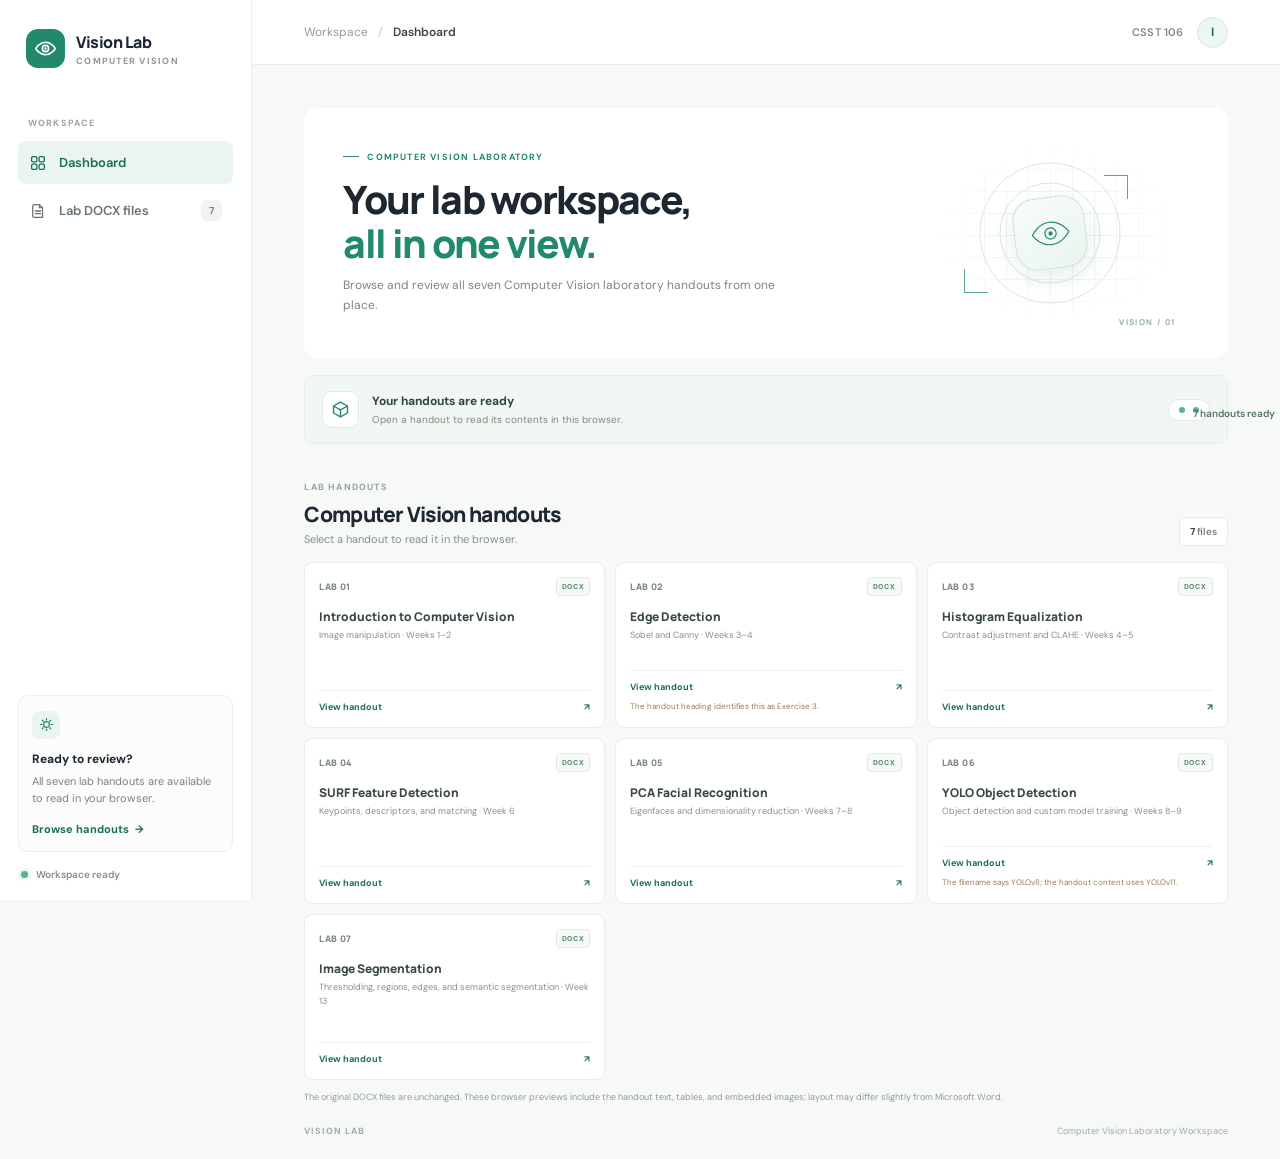
<file: index.html>
<!doctype html>
<html lang="en">
  <head>
    <meta charset="UTF-8" />
    <meta name="viewport" content="width=device-width, initial-scale=1.0" />
    <meta
      name="description"
      content="A browser-based viewer for Computer Vision laboratory handouts."
    />
    <title>Vision Lab | Computer Vision Workspace</title>
    <link rel="preconnect" href="https://fonts.googleapis.com" />
    <link rel="preconnect" href="https://fonts.gstatic.com" crossorigin />
    <link
      href="https://fonts.googleapis.com/css2?family=DM+Sans:wght@400;500;600;700&family=Manrope:wght@400;500;600;700;800&display=swap"
      rel="stylesheet"
    />
    <link rel="stylesheet" href="styles.css" />
    <script src="app.js" defer></script>
  </head>
  <body>
    <div class="app-shell">
      <aside class="sidebar" id="sidebar">
        <a class="brand" href="#dashboard" aria-label="Vision Lab home">
          <span class="brand-mark" aria-hidden="true">
            <svg viewBox="0 0 32 32" fill="none">
              <path d="M3.5 16s4.5-8 12.5-8 12.5 8 12.5 8-4.5 8-12.5 8S3.5 16 3.5 16Z" stroke="currentColor" stroke-width="2" />
              <circle cx="16" cy="16" r="4" stroke="currentColor" stroke-width="2" />
              <circle cx="16" cy="16" r="1.5" fill="currentColor" />
            </svg>
          </span>
          <span class="brand-copy">
            <strong>Vision Lab</strong>
            <span>COMPUTER VISION</span>
          </span>
        </a>

        <div class="sidebar-label">WORKSPACE</div>
        <nav class="primary-nav" aria-label="Main navigation">
          <a class="nav-link is-active" href="#dashboard" aria-current="page">
            <svg viewBox="0 0 24 24" fill="none" aria-hidden="true">
              <rect x="3.5" y="3.5" width="7" height="7" rx="1.5" stroke="currentColor" stroke-width="1.7" />
              <rect x="13.5" y="3.5" width="7" height="7" rx="1.5" stroke="currentColor" stroke-width="1.7" />
              <rect x="3.5" y="13.5" width="7" height="7" rx="1.5" stroke="currentColor" stroke-width="1.7" />
              <rect x="13.5" y="13.5" width="7" height="7" rx="1.5" stroke="currentColor" stroke-width="1.7" />
            </svg>
            Dashboard
          </a>
          <a class="nav-link" href="#lab-documents">
            <svg viewBox="0 0 24 24" fill="none" aria-hidden="true">
              <path d="M7 3.5h7l4 4v13H7a2 2 0 0 1-2-2v-13a2 2 0 0 1 2-2Z" stroke="currentColor" stroke-width="1.7" stroke-linejoin="round" />
              <path d="M14 3.5v4h4M8.5 12h7M8.5 15.5h7" stroke="currentColor" stroke-width="1.7" stroke-linecap="round" />
            </svg>
            Lab DOCX files
            <span class="nav-count">7</span>
          </a>
        </nav>

        <div class="sidebar-bottom">
          <div class="sidebar-note">
            <span class="note-icon" aria-hidden="true">
              <svg viewBox="0 0 24 24" fill="none">
                <path d="M12 3.5v2M12 18.5v2M20.5 12h-2M5.5 12h-2m14.51-6.01-1.42 1.42M7.41 16.59l-1.42 1.42m12.02 0-1.42-1.42M7.41 7.41 5.99 5.99" stroke="currentColor" stroke-width="1.7" stroke-linecap="round" />
                <circle cx="12" cy="12" r="4" stroke="currentColor" stroke-width="1.7" />
              </svg>
            </span>
            <strong>Ready to review?</strong>
            <p>All seven lab handouts are available to read in your browser.</p>
            <a href="#lab-documents">Browse handouts <span aria-hidden="true">→</span></a>
          </div>
          <div class="sidebar-foot">
            <span class="online-dot" aria-hidden="true"></span>
            Workspace ready
          </div>
        </div>
      </aside>

      <div class="main-column">
        <header class="topbar">
          <button
            class="menu-toggle"
            type="button"
            aria-label="Open navigation menu"
            aria-expanded="false"
            aria-controls="sidebar"
          >
            <svg viewBox="0 0 24 24" fill="none" aria-hidden="true">
              <path d="M4 7h16M4 12h16M4 17h16" stroke="currentColor" stroke-width="1.8" stroke-linecap="round" />
            </svg>
          </button>
          <div class="breadcrumb">
            <span id="breadcrumb-workspace">Workspace</span>
            <span class="crumb-divider">/</span>
            <strong id="current-page">Dashboard</strong>
          </div>
          <div class="topbar-right">
            <span class="topbar-course">CSST 106</span>
            <span class="avatar" aria-label="Instructor">I</span>
          </div>
        </header>

        <main id="dashboard" class="dashboard-page">
          <section class="welcome-row">
            <div>
              <div class="eyebrow"><span class="eyebrow-line"></span> COMPUTER VISION LABORATORY</div>
              <h1>Your lab workspace,<br /><span>all in one view.</span></h1>
              <p class="welcome-copy">
                Browse and review all seven Computer Vision laboratory handouts from one place.
              </p>
            </div>
            <div class="welcome-art" aria-hidden="true">
              <div class="art-orbit orbit-one"></div>
              <div class="art-orbit orbit-two"></div>
              <div class="art-grid"></div>
              <div class="focus-frame frame-one"></div>
              <div class="focus-frame frame-two"></div>
              <div class="art-center">
                <svg viewBox="0 0 96 96" fill="none">
                  <path d="M9 48s14-24 39-24 39 24 39 24S73 72 48 72 9 48 9 48Z" stroke="currentColor" stroke-width="2.5" />
                  <circle cx="48" cy="48" r="12" stroke="currentColor" stroke-width="2.5" />
                  <circle cx="48" cy="48" r="4.5" fill="currentColor" />
                </svg>
              </div>
              <span class="art-label">VISION / 01</span>
            </div>
          </section>

          <section class="workspace-banner" aria-label="Workspace status">
            <div class="banner-icon" aria-hidden="true">
              <svg viewBox="0 0 24 24" fill="none">
                <path d="M12 3.5 20 8v8l-8 4.5L4 16V8l8-4.5Z" stroke="currentColor" stroke-width="1.6" stroke-linejoin="round" />
                <path d="m4.5 8.3 7.5 4.2 7.5-4.2M12 12.5v7.6" stroke="currentColor" stroke-width="1.6" stroke-linejoin="round" />
              </svg>
            </div>
            <div class="banner-copy">
              <strong id="workspace-status-title">Your handouts are ready</strong>
              <span id="workspace-status-copy">Open a handout to read its contents in this browser.</span>
            </div>
            <span class="status-pill"><span></span><span id="workspace-status-pill">7 handouts ready</span></span>
          </section>

          <section class="documents-section" id="lab-documents">
            <div class="section-heading">
              <div>
                <div class="section-kicker">LAB HANDOUTS</div>
                <h2>Computer Vision handouts</h2>
                <p>Select a handout to read it in the browser.</p>
              </div>
              <div class="activity-total"><span>7</span> files</div>
            </div>
            <div class="documents-grid">
              <article class="document-card">
                <div class="document-card-top"><span class="document-number">LAB 01</span><span class="document-type">DOCX</span></div>
                <h3>Introduction to Computer Vision</h3>
                <p>Image manipulation · Weeks 1–2</p>
                <a class="document-download" href="activities/previews/viewer.html?file=CSST106_Lab_Experiment_01_Images.docx">
                  View handout <span aria-hidden="true">↗</span>
                </a>
              </article>
              <article class="document-card">
                <div class="document-card-top"><span class="document-number">LAB 02</span><span class="document-type">DOCX</span></div>
                <h3>Edge Detection</h3>
                <p>Sobel and Canny · Weeks 3–4</p>
                <a class="document-download" href="activities/previews/viewer.html?file=CSST106_Lab_Experiment_02_Edge_Detection.docx">
                  View handout <span aria-hidden="true">↗</span>
                </a>
                <span class="document-note">The handout heading identifies this as Exercise 3.</span>
              </article>
              <article class="document-card">
                <div class="document-card-top"><span class="document-number">LAB 03</span><span class="document-type">DOCX</span></div>
                <h3>Histogram Equalization</h3>
                <p>Contrast adjustment and CLAHE · Weeks 4–5</p>
                <a class="document-download" href="activities/previews/viewer.html?file=CSST106_Lab_Experiment_03_Histogram.docx">
                  View handout <span aria-hidden="true">↗</span>
                </a>
              </article>
              <article class="document-card">
                <div class="document-card-top"><span class="document-number">LAB 04</span><span class="document-type">DOCX</span></div>
                <h3>SURF Feature Detection</h3>
                <p>Keypoints, descriptors, and matching · Week 6</p>
                <a class="document-download" href="activities/previews/viewer.html?file=CSST106_Lab_Experiment_04_SURF_Feature_Detection.docx">
                  View handout <span aria-hidden="true">↗</span>
                </a>
              </article>
              <article class="document-card">
                <div class="document-card-top"><span class="document-number">LAB 05</span><span class="document-type">DOCX</span></div>
                <h3>PCA Facial Recognition</h3>
                <p>Eigenfaces and dimensionality reduction · Weeks 7–8</p>
                <a class="document-download" href="activities/previews/viewer.html?file=CSST106_Lab_Experiment_05_PCA_in_CV.docx">
                  View handout <span aria-hidden="true">↗</span>
                </a>
              </article>
              <article class="document-card">
                <div class="document-card-top"><span class="document-number">LAB 06</span><span class="document-type">DOCX</span></div>
                <h3>YOLO Object Detection</h3>
                <p>Object detection and custom model training · Weeks 8–9</p>
                <a class="document-download" href="activities/previews/viewer.html?file=CSST106_Lab_Experiment_06_YOLOV8_Object_Detection.docx">
                  View handout <span aria-hidden="true">↗</span>
                </a>
                <span class="document-note">The filename says YOLOv8; the handout content uses YOLOv11.</span>
              </article>
              <article class="document-card">
                <div class="document-card-top"><span class="document-number">LAB 07</span><span class="document-type">DOCX</span></div>
                <h3>Image Segmentation</h3>
                <p>Thresholding, regions, edges, and semantic segmentation · Week 13</p>
                <a class="document-download" href="activities/previews/viewer.html?file=CSST106_Lab_Experiment_07_Segmentation.docx">
                  View handout <span aria-hidden="true">↗</span>
                </a>
              </article>
            </div>
            <p class="documents-footnote">The original DOCX files are unchanged. These browser previews include the handout text, tables, and embedded images; layout may differ slightly from Microsoft Word.</p>
          </section>

          <footer class="page-footer"><span>VISION LAB</span><span>Computer Vision Laboratory Workspace</span></footer>
        </main>
      </div>
    </div>
  </body>
</html>
</file>
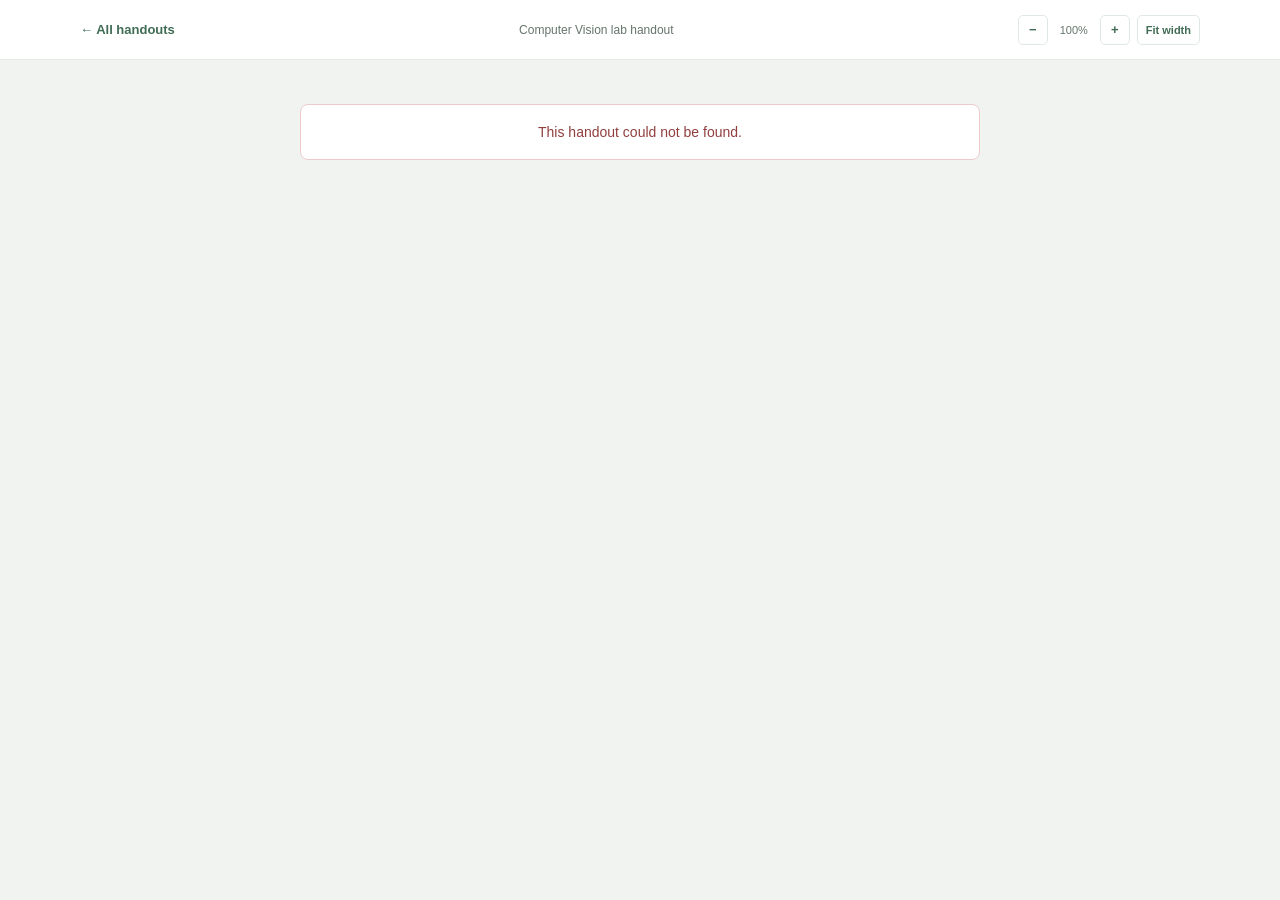
<file: activities/previews/viewer.html>
<!doctype html>
<html lang="en">
  <head>
    <meta charset="utf-8" />
    <meta name="viewport" content="width=device-width, initial-scale=1" />
    <meta name="description" content="Read the original Computer Vision DOCX handout in your browser." />
    <title>Lab handout | Vision Lab</title>
    <link rel="stylesheet" href="viewer.css" />
    <script src="vendor/jszip.min.js" defer></script>
    <script src="vendor/docx-preview.min.js" defer></script>
    <script src="docx-viewer.js" defer></script>
  </head>
  <body>
    <div id="docx-styles" hidden></div>
    <header class="viewer-bar">
      <a class="viewer-back" href="../../index.html#lab-documents">← All handouts</a>
      <span class="viewer-title" id="viewer-title">Computer Vision lab handout</span>
      <div class="viewer-actions">
        <button class="zoom-button" id="zoom-out" type="button" aria-label="Zoom out">−</button>
        <output class="zoom-level" id="zoom-level">100%</output>
        <button class="zoom-button" id="zoom-in" type="button" aria-label="Zoom in">+</button>
        <button class="fit-button" id="fit-width" type="button">Fit width</button>
        <a class="original-link" id="original-link" hidden>Open original DOCX</a>
      </div>
    </header>
    <main class="document-shell">
      <div class="viewer-status" id="viewer-status" role="status" aria-live="polite">
        Loading handout…
      </div>
      <p class="viewer-warning" id="viewer-warning" role="status" hidden></p>
      <div class="docx-container" id="docx-container"></div>
    </main>
  </body>
</html>
</file>
<file: styles.css>
:root {
  color-scheme: light;
  --ink: #1c2732;
  --muted: #78838b;
  --muted-light: #9da6ac;
  --line: #e9eeeb;
  --paper: #ffffff;
  --canvas: #f7f9f7;
  --green: #23896c;
  --green-dark: #176f56;
  --green-soft: #eaf5f0;
  --navy: #183c39;
  --font-body: "DM Sans", "Segoe UI", sans-serif;
  --font-display: "Manrope", "Segoe UI", sans-serif;
}

* {
  box-sizing: border-box;
}

html {
  min-width: 320px;
  scroll-behavior: smooth;
}

body {
  margin: 0;
  background: var(--canvas);
  color: var(--ink);
  font-family: var(--font-body);
  font-size: 14px;
  -webkit-font-smoothing: antialiased;
}

a {
  color: inherit;
  text-decoration: none;
}

button {
  font: inherit;
}

.app-shell {
  min-height: 100vh;
}

.sidebar {
  position: fixed;
  inset: 0 auto 0 0;
  z-index: 5;
  display: flex;
  width: 252px;
  flex-direction: column;
  border-right: 1px solid #e8ede9;
  background: var(--paper);
  padding: 29px 18px 18px;
}

.brand {
  display: flex;
  align-items: center;
  gap: 11px;
  padding: 0 8px;
}

.brand-mark {
  display: grid;
  width: 39px;
  height: 39px;
  place-items: center;
  border-radius: 12px;
  background: var(--green);
  color: white;
}

.brand-mark svg {
  width: 25px;
  height: 25px;
}

.brand-copy {
  display: grid;
  gap: 2px;
}

.brand-copy strong {
  font-family: var(--font-display);
  font-size: 16px;
  font-weight: 800;
  letter-spacing: -0.5px;
}

.brand-copy > span {
  color: #8a9692;
  font-size: 9px;
  font-weight: 700;
  letter-spacing: 1.25px;
}

.sidebar-label {
  margin: 49px 10px 12px;
  color: #9ba5a0;
  font-size: 9px;
  font-weight: 700;
  letter-spacing: 1.15px;
}

.primary-nav {
  display: grid;
  gap: 5px;
}

.nav-link {
  display: flex;
  min-height: 43px;
  align-items: center;
  gap: 12px;
  border-radius: 8px;
  color: #68756f;
  font-size: 13px;
  font-weight: 600;
  padding: 0 11px;
  transition: background 150ms ease, color 150ms ease;
}

.nav-link:hover {
  background: #f4f8f5;
  color: var(--green-dark);
}

.nav-link.is-active {
  background: var(--green-soft);
  color: var(--green-dark);
}

.nav-link svg {
  width: 18px;
  height: 18px;
  flex: 0 0 auto;
}

.nav-count {
  display: grid;
  width: 21px;
  height: 21px;
  place-items: center;
  margin-left: auto;
  border-radius: 6px;
  background: #f1f4f2;
  color: #79857f;
  font-size: 10px;
  font-weight: 700;
}

.activity-subnav {
  display: grid;
  gap: 3px;
  margin: 4px 0 0 22px;
}

.activity-nav-link {
  display: block;
  overflow: hidden;
  border-left: 1px solid #e4ebe6;
  color: #78847e;
  font-size: 10px;
  line-height: 1.5;
  padding: 7px 8px 7px 12px;
  text-overflow: ellipsis;
  white-space: nowrap;
}

.activity-nav-link:hover,
.activity-nav-link.is-active {
  border-left-color: var(--green);
  color: var(--green-dark);
}

.nav-link.is-active .nav-count {
  background: white;
  color: var(--green-dark);
}

.sidebar-bottom {
  margin-top: auto;
}

.sidebar-note {
  border: 1px solid #e9efeb;
  border-radius: 10px;
  background: #fbfcfb;
  padding: 15px 13px 14px;
}

.note-icon {
  display: grid;
  width: 28px;
  height: 28px;
  place-items: center;
  margin-bottom: 12px;
  border-radius: 8px;
  background: var(--green-soft);
  color: var(--green);
}

.note-icon svg {
  width: 17px;
  height: 17px;
}

.sidebar-note strong {
  display: block;
  font-size: 12px;
  font-weight: 700;
}

.sidebar-note p {
  margin: 6px 0 11px;
  color: var(--muted);
  font-size: 11px;
  line-height: 1.6;
}

.sidebar-note a {
  color: var(--green-dark);
  font-size: 11px;
  font-weight: 700;
}

.sidebar-note a span {
  margin-left: 3px;
}

.sidebar-foot {
  display: flex;
  align-items: center;
  gap: 8px;
  margin: 16px 3px 1px;
  color: #85908a;
  font-size: 10px;
  font-weight: 600;
}

.online-dot,
.status-pill > span {
  width: 7px;
  height: 7px;
  border-radius: 50%;
  background: #55b48c;
  box-shadow: 0 0 0 3px #eaf5ef;
}

.main-column {
  min-height: 100vh;
  margin-left: 252px;
}

.topbar {
  position: sticky;
  top: 0;
  z-index: 3;
  display: flex;
  height: 65px;
  align-items: center;
  justify-content: space-between;
  border-bottom: 1px solid #e9eeeb;
  background: rgb(255 255 255 / 92%);
  padding: 0 5.1%;
  backdrop-filter: blur(12px);
}

.breadcrumb {
  display: flex;
  align-items: center;
  gap: 10px;
  color: #929d97;
  font-size: 12px;
}

.breadcrumb strong {
  color: #394740;
  font-weight: 600;
}

.crumb-divider {
  color: #c4cbc6;
}

.topbar-right {
  display: flex;
  align-items: center;
  gap: 13px;
}

.topbar-course {
  color: #7d8983;
  font-size: 11px;
  font-weight: 600;
  letter-spacing: 0.2px;
}

.avatar {
  display: grid;
  width: 31px;
  height: 31px;
  place-items: center;
  border: 1px solid #d6e8df;
  border-radius: 50%;
  background: #edf6f1;
  color: var(--green-dark);
  font-size: 12px;
  font-weight: 700;
}

.menu-toggle {
  display: none;
  width: 36px;
  height: 36px;
  place-items: center;
  border: 1px solid var(--line);
  border-radius: 8px;
  background: white;
  color: var(--ink);
  cursor: pointer;
}

.menu-toggle svg {
  width: 19px;
  height: 19px;
}

main {
  width: min(1120px, 100%);
  margin: 0 auto;
  padding: 43px 5.1% 22px;
}

.welcome-row {
  position: relative;
  display: flex;
  min-height: 228px;
  align-items: center;
  justify-content: space-between;
  overflow: hidden;
  border-radius: 13px;
  background: #fff;
  padding: 29px 39px;
}

.welcome-row > div:first-child {
  position: relative;
  z-index: 1;
}

.eyebrow,
.section-kicker {
  display: flex;
  align-items: center;
  gap: 8px;
  color: var(--green);
  font-size: 9px;
  font-weight: 700;
  letter-spacing: 1.2px;
}

.eyebrow-line {
  width: 16px;
  height: 1px;
  background: var(--green);
}

h1,
h2,
p {
  margin-top: 0;
}

h1 {
  margin: 14px 0 10px;
  font-family: var(--font-display);
  font-size: clamp(29px, 3.2vw, 39px);
  font-weight: 800;
  letter-spacing: -1.7px;
  line-height: 1.13;
}

h1 span {
  color: var(--green);
}

.welcome-copy {
  max-width: 440px;
  margin-bottom: 0;
  color: #7b8781;
  font-size: 12px;
  line-height: 1.7;
}

.welcome-art {
  position: relative;
  width: 260px;
  height: 192px;
  flex: 0 0 260px;
  margin-right: 9px;
}

.art-grid {
  position: absolute;
  inset: 10px 7px 8px 20px;
  background-image: linear-gradient(#e4eee8 1px, transparent 1px), linear-gradient(90deg, #e4eee8 1px, transparent 1px);
  background-size: 22px 22px;
  mask-image: radial-gradient(ellipse at center, black 12%, transparent 76%);
}

.art-orbit {
  position: absolute;
  top: 50%;
  left: 50%;
  border: 1px solid #d5e8dd;
  border-radius: 50%;
  transform: translate(-50%, -50%);
}

.orbit-one {
  width: 141px;
  height: 141px;
}

.orbit-two {
  width: 101px;
  height: 101px;
}

.art-center {
  position: absolute;
  top: 50%;
  left: 50%;
  display: grid;
  width: 72px;
  height: 72px;
  place-items: center;
  border: 1px solid #cce2d5;
  border-radius: 22px;
  background: linear-gradient(145deg, #f8fcf9, #e9f5ee);
  box-shadow: 0 9px 24px rgb(34 102 73 / 10%);
  color: var(--green);
  transform: translate(-50%, -50%) rotate(-7deg);
}

.art-center svg {
  width: 45px;
  height: 45px;
}

.focus-frame {
  position: absolute;
  width: 24px;
  height: 24px;
  border-color: #57aa83;
  border-style: solid;
}

.frame-one {
  top: 38px;
  right: 52px;
  border-width: 1.5px 1.5px 0 0;
}

.frame-two {
  bottom: 36px;
  left: 44px;
  border-width: 0 0 1.5px 1.5px;
}

.art-label {
  position: absolute;
  right: 3px;
  bottom: 2px;
  color: #8eaa99;
  font-family: var(--font-display);
  font-size: 8px;
  font-weight: 700;
  letter-spacing: 1.4px;
}

.workspace-banner {
  display: flex;
  min-height: 69px;
  align-items: center;
  gap: 13px;
  margin-top: 17px;
  border: 1px solid #e5eee8;
  border-radius: 10px;
  background: #f1f8f3;
  padding: 12px 17px;
}

.banner-icon {
  display: grid;
  width: 37px;
  height: 37px;
  flex: 0 0 auto;
  place-items: center;
  border: 1px solid #deebe2;
  border-radius: 9px;
  background: #fff;
  color: var(--green);
}

.banner-icon svg {
  width: 21px;
  height: 21px;
}

.banner-copy {
  display: grid;
  gap: 4px;
}

.banner-copy strong {
  color: #30453b;
  font-size: 12px;
  font-weight: 700;
}

.banner-copy span {
  color: #7b8b81;
  font-size: 10px;
}

.status-pill {
  display: flex;
  align-items: center;
  gap: 8px;
  margin-left: auto;
  border: 1px solid #deebe2;
  border-radius: 20px;
  background: #fff;
  color: #547462;
  font-size: 10px;
  font-weight: 600;
  padding: 7px 10px;
  white-space: nowrap;
}

.status-pill > span {
  width: 6px;
  height: 6px;
  box-shadow: none;
}

.activities-section {
  padding-top: 41px;
  scroll-margin-top: 83px;
}

.section-heading {
  display: flex;
  align-items: end;
  justify-content: space-between;
}

.section-kicker {
  color: #96a19b;
  font-size: 9px;
}

.section-heading h2,
.getting-copy h2 {
  margin: 7px 0 4px;
  font-family: var(--font-display);
  font-size: 21px;
  font-weight: 800;
  letter-spacing: -0.65px;
}

.section-heading p {
  margin-bottom: 0;
  color: #849089;
  font-size: 11px;
}

.activity-total {
  border: 1px solid #e6ebe7;
  border-radius: 6px;
  background: #fff;
  color: #78847e;
  font-size: 10px;
  font-weight: 600;
  padding: 7px 10px;
}

.activity-total span {
  color: #394940;
  font-weight: 700;
}

.activity-list {
  margin-top: 16px;
}

.documents-section {
  padding-top: 37px;
  scroll-margin-top: 83px;
}

.documents-grid {
  display: grid;
  grid-template-columns: repeat(3, minmax(0, 1fr));
  gap: 10px;
  margin-top: 16px;
}

.document-card {
  display: flex;
  min-width: 0;
  min-height: 166px;
  flex-direction: column;
  border: 1px solid #e8ede9;
  border-radius: 9px;
  background: #fff;
  padding: 14px;
}

.document-card-top {
  display: flex;
  align-items: center;
  justify-content: space-between;
}

.document-number {
  color: #78877e;
  font-family: var(--font-display);
  font-size: 9px;
  font-weight: 800;
  letter-spacing: 0.4px;
}

.document-type {
  border: 1px solid #e0ebe4;
  border-radius: 4px;
  background: #f5faf6;
  color: #55816a;
  font-size: 7px;
  font-weight: 700;
  letter-spacing: 0.7px;
  padding: 4px 5px;
}

.document-card h3 {
  margin: 12px 0 4px;
  color: #394940;
  font-family: var(--font-display);
  font-size: 12px;
  font-weight: 800;
  line-height: 1.45;
}

.document-card > p {
  margin: 0 0 10px;
  color: #849089;
  font-size: 9px;
  line-height: 1.5;
}

.document-download {
  display: flex;
  align-items: center;
  justify-content: space-between;
  margin-top: auto;
  border-top: 1px solid #edf1ee;
  color: var(--green-dark);
  font-size: 9px;
  font-weight: 700;
  padding-top: 10px;
}

.document-download:hover {
  color: #105941;
}

.document-note {
  margin-top: 8px;
  color: #987b50;
  font-size: 8px;
  line-height: 1.45;
}

.documents-footnote {
  margin: 10px 0 0;
  color: #909b94;
  font-size: 9px;
  line-height: 1.6;
}

.empty-state {
  display: grid;
  min-height: 193px;
  place-items: center;
  border: 1px dashed #dce5df;
  border-radius: 10px;
  background: rgb(255 255 255 / 68%);
  text-align: center;
  padding: 25px;
}

.empty-state-icon {
  display: grid;
  width: 45px;
  height: 45px;
  place-items: center;
  margin: 0 auto 11px;
  border: 1px solid #e5eee8;
  border-radius: 13px;
  background: #f4f9f5;
  color: #78a68e;
}

.empty-state-icon svg {
  width: 23px;
  height: 23px;
}

.empty-state h3 {
  margin: 0 0 5px;
  color: #3a4941;
  font-family: var(--font-display);
  font-size: 13px;
  font-weight: 700;
}

.empty-state p {
  max-width: 370px;
  margin: 0;
  color: #8a958f;
  font-size: 11px;
  line-height: 1.65;
}

.activity-card {
  display: flex;
  align-items: center;
  gap: 14px;
  border: 1px solid #e9eeeb;
  border-radius: 9px;
  background: #fff;
  padding: 15px 17px;
}

.activity-card + .activity-card {
  margin-top: 9px;
}

.activity-number {
  display: grid;
  width: 40px;
  height: 40px;
  flex: 0 0 auto;
  place-items: center;
  border-radius: 9px;
  background: var(--green-soft);
  color: var(--green-dark);
  font-size: 11px;
  font-weight: 700;
}

.activity-card-copy {
  flex: 1;
}

.activity-card-copy h3 {
  margin: 0 0 4px;
  font-size: 12px;
  font-weight: 700;
}

.activity-card-copy p {
  margin: 0;
  color: #849089;
  font-size: 10px;
}

.activity-card-status {
  border: 1px solid #e6ebe7;
  border-radius: 20px;
  color: #738078;
  font-size: 9px;
  font-weight: 600;
  padding: 6px 9px;
}

.getting-started {
  display: grid;
  grid-template-columns: minmax(190px, 0.78fr) minmax(0, 1.22fr);
  gap: 34px;
  margin-top: 39px;
  border: 1px solid #e9eeeb;
  border-radius: 11px;
  background: #fff;
  padding: 24px 25px;
  scroll-margin-top: 83px;
}

.getting-copy h2 {
  margin-top: 9px;
  font-size: 19px;
  line-height: 1.35;
}

.getting-copy > p {
  max-width: 255px;
  margin: 9px 0 0;
  color: #839089;
  font-size: 10px;
  line-height: 1.7;
}

.flow-list {
  display: grid;
  align-content: center;
  gap: 0;
  margin: 0;
  padding: 0;
  list-style: none;
}

.flow-list li {
  display: flex;
  min-height: 57px;
  align-items: center;
  gap: 12px;
  border-bottom: 1px solid #edf1ee;
}

.flow-list li:last-child {
  border-bottom: 0;
}

.flow-number {
  color: #91a098;
  font-family: var(--font-display);
  font-size: 10px;
  font-weight: 700;
}

.flow-list li > div {
  flex: 1;
}

.flow-list strong {
  color: #46564d;
  font-size: 10px;
  font-weight: 700;
}

.flow-list p {
  margin: 3px 0 0;
  color: #929c96;
  font-size: 9px;
}

.flow-arrow {
  color: #93a199;
  font-size: 12px;
}

.page-footer {
  display: flex;
  justify-content: space-between;
  margin-top: 21px;
  color: #a0aaa4;
  font-size: 9px;
}

.page-footer span:first-child {
  font-weight: 700;
  letter-spacing: 1px;
}

.activity-page {
  min-height: calc(100vh - 65px);
  padding-top: 31px;
}

.activity-page[hidden] {
  display: none;
}

.back-link {
  display: inline-flex;
  align-items: center;
  gap: 8px;
  margin-bottom: 17px;
  color: #728078;
  font-size: 11px;
  font-weight: 600;
}

.back-link:hover {
  color: var(--green-dark);
}

.back-link span {
  font-size: 15px;
}

.activity-intro {
  border: 1px solid #e9eeeb;
  border-radius: 12px;
  background: #fff;
  padding: 27px 31px 18px;
}

.activity-intro-heading {
  display: flex;
  align-items: center;
  justify-content: space-between;
}

.activity-intro h1 {
  margin: 12px 0 18px;
  font-size: clamp(29px, 3.2vw, 37px);
}

.module-status {
  display: flex;
  align-items: center;
  gap: 8px;
  border: 1px solid #e1eee6;
  border-radius: 20px;
  background: #f7fbf8;
  color: #628071;
  font-size: 9px;
  font-weight: 700;
  letter-spacing: 0.6px;
  padding: 8px 11px;
  white-space: nowrap;
}

.module-status span {
  width: 7px;
  height: 7px;
  border-radius: 50%;
  background: #53ad83;
}

.objective-panel {
  display: flex;
  align-items: flex-start;
  gap: 12px;
  border: 1px solid #e6efe9;
  border-radius: 9px;
  background: #f6faf7;
  padding: 13px 15px;
}

.objective-icon {
  display: grid;
  width: 31px;
  height: 31px;
  flex: 0 0 auto;
  place-items: center;
  border-radius: 8px;
  background: white;
  color: var(--green);
}

.objective-icon svg {
  width: 18px;
  height: 18px;
}

.objective-panel strong {
  display: block;
  margin: 1px 0 4px;
  color: #3a4b41;
  font-size: 11px;
}

.objective-panel p {
  margin: 0;
  color: #78877e;
  font-size: 10px;
  line-height: 1.6;
}

.activity-topics {
  display: flex;
  flex-wrap: wrap;
  gap: 8px;
  margin-top: 13px;
}

.activity-topics span {
  border-radius: 4px;
  background: #f2f5f3;
  color: #7d8982;
  font-size: 8px;
  font-weight: 700;
  letter-spacing: 0.55px;
  padding: 5px 7px;
}

.activity-meta {
  display: flex;
  flex-wrap: wrap;
  gap: 18px;
  margin-top: 16px;
  border-top: 1px solid #edf1ee;
  padding-top: 12px;
}

.activity-meta > span {
  display: grid;
  gap: 4px;
}

.activity-meta small {
  color: #9aa49e;
  font-size: 7px;
  font-weight: 700;
  letter-spacing: 0.6px;
}

.activity-meta strong {
  color: #647169;
  font-size: 9px;
  font-weight: 600;
}

.lab-workspace {
  margin-top: 19px;
  border: 1px solid #e8ede9;
  border-radius: 12px;
  background: #fff;
  padding: 23px 24px;
}

.lab-workspace-heading {
  display: flex;
  align-items: center;
  justify-content: space-between;
  gap: 16px;
}

.lab-workspace-heading h2,
.operation-heading h2,
.activity-discussion h2 {
  margin: 7px 0 4px;
  font-family: var(--font-display);
  font-size: 20px;
  font-weight: 800;
  letter-spacing: -0.65px;
}

.lab-workspace-heading p {
  margin: 0;
  color: #849089;
  font-size: 10px;
  line-height: 1.6;
}

.upload-button {
  display: inline-flex;
  min-height: 38px;
  flex: 0 0 auto;
  align-items: center;
  justify-content: center;
  gap: 8px;
  border: 1px solid var(--green);
  border-radius: 7px;
  background: var(--green);
  color: #fff;
  cursor: pointer;
  font-size: 10px;
  font-weight: 700;
  padding: 0 13px;
  transition: background 150ms ease;
}

.upload-button:hover {
  background: var(--green-dark);
}

.upload-button:focus-within {
  outline: 3px solid #8cc8a9;
  outline-offset: 3px;
}

.upload-button svg {
  width: 16px;
  height: 16px;
}

.upload-button input {
  position: absolute;
  width: 1px;
  height: 1px;
  overflow: hidden;
  clip: rect(0, 0, 0, 0);
  white-space: nowrap;
  clip-path: inset(50%);
}

.image-file-row {
  display: flex;
  min-height: 54px;
  align-items: center;
  gap: 10px;
  margin-top: 18px;
  border: 1px solid #edf1ee;
  border-radius: 8px;
  background: #fbfcfb;
  padding: 8px 11px;
}

.file-indicator {
  display: grid;
  width: 32px;
  height: 32px;
  flex: 0 0 auto;
  place-items: center;
  border-radius: 7px;
  background: #f0f6f2;
  color: #71947e;
}

.file-indicator svg {
  width: 18px;
  height: 18px;
}

.file-row-copy {
  display: grid;
  min-width: 0;
  flex: 1;
  gap: 3px;
}

.file-row-copy strong {
  overflow: hidden;
  color: #536159;
  font-size: 10px;
  text-overflow: ellipsis;
  white-space: nowrap;
}

.file-row-copy span {
  color: #9aa39e;
  font-size: 9px;
}

.image-dimensions {
  color: #708078;
  font-family: var(--font-display);
  font-size: 10px;
  font-weight: 700;
  white-space: nowrap;
}

.image-comparison {
  display: grid;
  grid-template-columns: repeat(2, minmax(0, 1fr));
  gap: 13px;
  margin-top: 13px;
}

.image-panel {
  min-width: 0;
  overflow: hidden;
  border: 1px solid #e9eeeb;
  border-radius: 9px;
  background: #fff;
}

.image-panel-heading,
.image-panel-foot {
  display: flex;
  align-items: center;
  justify-content: space-between;
  gap: 9px;
  padding: 10px 12px;
}

.image-panel-heading {
  min-height: 40px;
  border-bottom: 1px solid #edf1ee;
}

.image-panel-heading > div {
  display: flex;
  align-items: center;
  gap: 8px;
}

.image-panel-heading strong {
  color: #46564d;
  font-size: 10px;
}

.panel-index {
  color: #9aa69f;
  font-family: var(--font-display);
  font-size: 9px;
  font-weight: 700;
}

.image-tag {
  border-radius: 4px;
  background: #f0f4f1;
  color: #87938c;
  font-size: 7px;
  font-weight: 700;
  letter-spacing: 0.65px;
  padding: 4px 5px;
}

.output-tag {
  background: var(--green-soft);
  color: var(--green-dark);
}

.image-stage {
  display: grid;
  min-height: 205px;
  place-items: center;
  overflow: hidden;
  background-color: #f7f9f7;
  background-image: linear-gradient(45deg, #eff3f0 25%, transparent 25%), linear-gradient(-45deg, #eff3f0 25%, transparent 25%), linear-gradient(45deg, transparent 75%, #eff3f0 75%), linear-gradient(-45deg, transparent 75%, #eff3f0 75%);
  background-position: 0 0, 0 7px, 7px -7px, -7px 0;
  background-size: 14px 14px;
  padding: 13px;
}

.preview-canvas {
  display: block;
  max-width: 100%;
  max-height: 300px;
  height: auto;
  object-fit: contain;
}

.preview-canvas[hidden] {
  display: none;
}

.stage-placeholder[hidden] {
  display: none;
}

#output-canvas:not([hidden]) {
  cursor: crosshair;
}

.stage-placeholder {
  display: grid;
  justify-items: center;
  color: #8e9b93;
  text-align: center;
}

.stage-placeholder-icon {
  display: grid;
  width: 34px;
  height: 34px;
  place-items: center;
  margin-bottom: 8px;
  border: 1px solid #e3ebe5;
  border-radius: 9px;
  background: rgb(255 255 255 / 85%);
  color: #82a28e;
  font-size: 20px;
}

.stage-placeholder strong {
  color: #66746b;
  font-size: 10px;
}

.stage-placeholder > span:last-child {
  margin-top: 4px;
  font-size: 9px;
}

.image-panel-foot {
  min-height: 34px;
  border-top: 1px solid #edf1ee;
  color: #8c9791;
  font-size: 8px;
}

.image-info-grid {
  display: grid;
  grid-template-columns: repeat(3, minmax(0, 1fr));
  gap: 9px;
  margin-top: 11px;
}

.info-card {
  display: grid;
  align-content: start;
  gap: 5px;
  min-width: 0;
  min-height: 76px;
  border: 1px solid #e9eeeb;
  border-radius: 8px;
  background: #fff;
  padding: 10px 11px;
}

.info-label {
  display: flex;
  justify-content: space-between;
  color: #98a39c;
  font-size: 7px;
  font-weight: 700;
  letter-spacing: 0.65px;
}

.info-card > strong {
  overflow: hidden;
  color: #4a5a50;
  font-family: var(--font-display);
  font-size: 10px;
  text-overflow: ellipsis;
}

.info-card > span:last-child {
  color: #87938c;
  font-size: 8px;
  line-height: 1.45;
}

#pixel-coordinates {
  color: #53675b;
  font-weight: 700;
  letter-spacing: 0;
}

.operation-heading {
  display: flex;
  align-items: end;
  justify-content: space-between;
  margin-top: 27px;
}

.operation-heading h2 {
  margin-bottom: 0;
  font-size: 17px;
}

.text-button {
  border: 0;
  background: transparent;
  color: #75827a;
  cursor: pointer;
  font-size: 9px;
  font-weight: 600;
  padding: 6px 0 4px 7px;
}

.text-button:hover:not(:disabled) {
  color: var(--green-dark);
}

.text-button:disabled {
  cursor: not-allowed;
  opacity: 0.45;
}

.operation-grid {
  display: grid;
  grid-template-columns: repeat(2, minmax(0, 1fr));
  gap: 10px;
  margin-top: 12px;
}

.operation-card {
  min-width: 0;
  border: 1px solid #e9eeeb;
  border-radius: 8px;
  background: #fff;
  padding: 13px;
}

.operation-card-heading {
  display: flex;
  align-items: flex-start;
  gap: 9px;
}

.operation-icon {
  display: grid;
  width: 29px;
  height: 29px;
  flex: 0 0 auto;
  place-items: center;
  border-radius: 7px;
  background: #f0f6f2;
  color: var(--green);
  font-size: 16px;
}

.operation-card-heading h3 {
  margin: 1px 0 4px;
  color: #46564d;
  font-size: 10px;
  font-weight: 700;
}

.operation-card-heading p {
  margin: 0;
  color: #8b9690;
  font-size: 8px;
  line-height: 1.5;
}

.operation-button {
  display: flex;
  width: 100%;
  min-height: 32px;
  align-items: center;
  justify-content: space-between;
  margin-top: 12px;
  border: 1px solid #e6ece8;
  border-radius: 6px;
  background: #fbfcfb;
  color: #63726a;
  cursor: pointer;
  font-size: 9px;
  font-weight: 600;
  padding: 0 9px;
  transition: border-color 150ms ease, color 150ms ease, background 150ms ease;
}

.operation-button:hover:not(:disabled) {
  border-color: #b7d8c5;
  background: #f6faf7;
  color: var(--green-dark);
}

.operation-button:disabled {
  cursor: not-allowed;
  opacity: 0.45;
}

.compact-button {
  width: auto;
  min-width: 90px;
  justify-content: center;
  margin-top: 0;
  background: #f6faf7;
}

.inline-controls {
  display: flex;
  align-items: end;
  gap: 9px;
  margin-top: 11px;
}

.color-field {
  display: grid;
  flex: 1;
  gap: 4px;
  color: #828e87;
  font-size: 8px;
}

.color-field input {
  width: 100%;
  height: 29px;
  border: 1px solid #e5ebe7;
  border-radius: 5px;
  background: #fff;
  cursor: pointer;
  padding: 3px;
}

.number-controls {
  display: grid;
  gap: 7px;
  margin-top: 11px;
}

.crop-controls {
  grid-template-columns: repeat(4, minmax(0, 1fr));
}

.resize-controls {
  grid-template-columns: minmax(0, 1fr) auto minmax(0, 1fr);
  align-items: end;
}

.resize-controls > span {
  padding-bottom: 8px;
  color: #94a099;
  font-size: 11px;
}

.number-controls label {
  display: grid;
  min-width: 0;
  gap: 4px;
  color: #828e87;
  font-size: 8px;
}

.number-controls input {
  width: 100%;
  min-width: 0;
  height: 29px;
  border: 1px solid #e5ebe7;
  border-radius: 5px;
  background: white;
  color: #4f5f55;
  font: 10px var(--font-body);
  padding: 0 6px;
}

.number-controls input:focus,
.color-field input:focus {
  border-color: #83b99a;
  outline: 2px solid #d5ecdd;
}

.result-bar {
  display: flex;
  align-items: center;
  justify-content: space-between;
  gap: 12px;
  margin-top: 14px;
  border: 1px solid #e8ede9;
  border-radius: 8px;
  background: #fafcfb;
  padding: 10px 12px;
}

.result-message {
  display: flex;
  align-items: flex-start;
  gap: 8px;
  color: #79867e;
  font-size: 9px;
  line-height: 1.5;
}

.result-message.is-error {
  color: #a64b45;
}

.result-dot {
  width: 7px;
  height: 7px;
  flex: 0 0 auto;
  margin-top: 2px;
  border-radius: 50%;
  background: #73ad88;
}

.result-message.is-error .result-dot {
  background: #d26960;
}

.download-button {
  display: inline-flex;
  min-height: 32px;
  flex: 0 0 auto;
  align-items: center;
  justify-content: center;
  gap: 7px;
  border: 1px solid #dcebe1;
  border-radius: 6px;
  background: #eef7f1;
  color: #38745a;
  cursor: pointer;
  font-size: 9px;
  font-weight: 700;
  padding: 0 10px;
}

.download-button:hover:not(:disabled) {
  background: #e2f1e7;
}

.download-button:disabled {
  cursor: not-allowed;
  opacity: 0.45;
}

.download-button svg {
  width: 15px;
  height: 15px;
}

.activity-discussion {
  display: grid;
  grid-template-columns: minmax(0, 1.1fr) minmax(220px, 0.9fr);
  gap: 20px;
  margin-top: 18px;
  border: 1px solid #e8ede9;
  border-radius: 10px;
  background: #fff;
  padding: 18px 21px;
}

.activity-discussion h2 {
  margin: 7px 0 5px;
  font-size: 16px;
}

.activity-discussion p {
  max-width: 440px;
  margin: 0;
  color: #849089;
  font-size: 9px;
  line-height: 1.65;
}

.discussion-points {
  display: grid;
  align-content: center;
  gap: 9px;
}

.discussion-points span {
  display: flex;
  align-items: center;
  gap: 8px;
  color: #69766e;
  font-size: 9px;
}

.discussion-points b {
  color: var(--green);
  font-size: 8px;
}

.activity-submission {
  display: flex;
  align-items: flex-start;
  gap: 12px;
  margin-top: 10px;
  border: 1px solid #e8ede9;
  border-radius: 9px;
  background: #fff;
  padding: 14px 17px;
}

.submission-icon {
  display: grid;
  width: 31px;
  height: 31px;
  flex: 0 0 auto;
  place-items: center;
  border-radius: 8px;
  background: #f0f6f2;
  color: var(--green);
}

.submission-icon svg {
  width: 18px;
  height: 18px;
}

.activity-submission strong {
  display: block;
  margin-top: 5px;
  color: #46564d;
  font-size: 10px;
}

.activity-submission p {
  margin: 4px 0 0;
  color: #849089;
  font-size: 9px;
  line-height: 1.6;
}

:focus-visible {
  outline: 3px solid #8cc8a9;
  outline-offset: 3px;
}

@media (min-width: 1450px) {
  main {
    padding-right: 5.1%;
    padding-left: 5.1%;
  }
}

@media (max-width: 1050px) {
  .sidebar {
    width: 225px;
  }

  .main-column {
    margin-left: 225px;
  }

  .welcome-row {
    padding-right: 25px;
    padding-left: 27px;
  }

  .welcome-art {
    width: 210px;
    flex-basis: 210px;
    transform: scale(0.9);
    transform-origin: center right;
  }
}

@media (max-width: 760px) {
  .sidebar {
    width: min(280px, 84vw);
    box-shadow: 12px 0 35px rgb(26 53 41 / 8%);
    transform: translateX(-105%);
    transition: transform 180ms ease;
  }

  .sidebar.is-open {
    transform: translateX(0);
  }

  .main-column {
    margin-left: 0;
  }

  .topbar {
    height: 59px;
    justify-content: flex-start;
    gap: 12px;
    padding: 0 20px;
  }

  .menu-toggle {
    display: grid;
  }

  .topbar-right {
    margin-left: auto;
  }

  main {
    padding: 27px 20px 20px;
  }

  .welcome-row {
    min-height: 210px;
    padding: 27px 24px;
  }

  .welcome-art {
    position: absolute;
    right: -25px;
    bottom: -3px;
    opacity: 0.46;
    transform: scale(0.78);
    transform-origin: bottom right;
  }

  .welcome-row > div:first-child {
    max-width: 78%;
  }

  .workspace-banner {
    align-items: flex-start;
  }

  .status-pill {
    align-self: center;
  }

  .getting-started {
    grid-template-columns: 1fr;
    gap: 15px;
  }

  .documents-grid {
    grid-template-columns: repeat(2, minmax(0, 1fr));
  }

  .activity-page {
    padding-top: 24px;
  }

  .image-stage {
    min-height: 180px;
  }
}

@media (max-width: 520px) {
  .breadcrumb {
    gap: 7px;
    font-size: 11px;
  }

  .topbar-course {
    display: none;
  }

  main {
    padding-right: 15px;
    padding-left: 15px;
  }

  .welcome-row {
    min-height: 225px;
    padding: 24px 20px;
  }

  .welcome-row > div:first-child {
    max-width: 100%;
  }

  .welcome-copy {
    max-width: 285px;
    font-size: 11px;
  }

  .welcome-art {
    right: -72px;
    opacity: 0.25;
  }

  .workspace-banner {
    flex-wrap: wrap;
    gap: 10px;
    padding: 13px;
  }

  .banner-copy {
    max-width: calc(100% - 49px);
  }

  .banner-copy span {
    line-height: 1.5;
  }

  .status-pill {
    margin-left: 47px;
    font-size: 9px;
  }

  .section-heading {
    align-items: center;
  }

  .section-heading h2 {
    font-size: 19px;
  }

  .activity-total {
    font-size: 9px;
    padding: 6px 7px;
  }

  .getting-started {
    padding: 20px 17px;
  }

  .documents-grid {
    grid-template-columns: 1fr;
  }

  .activity-intro {
    padding: 21px 17px 15px;
  }

  .activity-intro-heading {
    align-items: flex-start;
    gap: 10px;
  }

  .activity-intro h1 {
    font-size: 29px;
  }

  .module-status {
    font-size: 7px;
    padding: 7px 8px;
  }

  .lab-workspace {
    padding: 18px 13px;
  }

  .lab-workspace-heading {
    align-items: flex-start;
  }

  .lab-workspace-heading h2 {
    font-size: 17px;
  }

  .upload-button {
    min-height: 34px;
    gap: 5px;
    font-size: 9px;
    padding: 0 8px;
  }

  .image-comparison {
    grid-template-columns: 1fr;
  }

  .image-stage {
    min-height: 190px;
  }

  .image-info-grid {
    grid-template-columns: 1fr 1fr;
  }

  .pixel-info-card {
    grid-column: 1 / -1;
  }

  .operation-grid {
    grid-template-columns: 1fr;
  }

  .activity-discussion {
    grid-template-columns: 1fr;
  }

  .result-bar {
    align-items: flex-start;
    flex-direction: column;
  }

  .download-button {
    align-self: flex-end;
  }

  .page-footer {
    gap: 15px;
    font-size: 8px;
  }
}

@media (prefers-reduced-motion: reduce) {
  *,
  *::before,
  *::after {
    scroll-behavior: auto !important;
    transition-duration: 0.01ms !important;
  }
}
</file>
<file: activities/previews/viewer.css>
:root {
  color-scheme: light;
  background: #f0f3f0;
  color: #27382f;
  font-family: "DM Sans", "Segoe UI", sans-serif;
}

* {
  box-sizing: border-box;
}

body {
  min-width: 320px;
  min-height: 100vh;
  margin: 0;
}

.viewer-bar {
  position: sticky;
  z-index: 2;
  top: 0;
  display: flex;
  min-height: 60px;
  align-items: center;
  justify-content: space-between;
  gap: 14px;
  border-bottom: 1px solid #e3e9e4;
  background: rgb(255 255 255 / 96%);
  padding: 10px max(16px, calc((100% - 1120px) / 2));
  backdrop-filter: blur(12px);
}

.viewer-back,
.original-link {
  color: #416c55;
  font-size: 13px;
  font-weight: 700;
  text-decoration: none;
  white-space: nowrap;
}

.viewer-title {
  flex: 1;
  min-width: 90px;
  overflow: hidden;
  color: #65756b;
  font-size: 12px;
  text-align: center;
  text-overflow: ellipsis;
  white-space: nowrap;
}

.viewer-actions {
  display: flex;
  align-items: center;
  gap: 7px;
}

.zoom-button,
.fit-button {
  min-width: 30px;
  min-height: 30px;
  border: 1px solid #e0e8e2;
  border-radius: 5px;
  background: #fff;
  color: #416c55;
  cursor: pointer;
  font: inherit;
  font-size: 13px;
  font-weight: 700;
}

.zoom-button:hover,
.fit-button:hover {
  background: #f3f8f4;
}

.fit-button {
  padding: 0 8px;
  font-size: 11px;
}

.zoom-level {
  min-width: 38px;
  color: #65756b;
  font-size: 11px;
  text-align: center;
}

.original-link {
  font-size: 11px;
}

.document-shell {
  width: 100%;
  min-height: calc(100vh - 60px);
  margin: 0 auto;
  padding: 20px 0 36px;
}

.viewer-status {
  width: min(680px, calc(100% - 32px));
  margin: 24px auto;
  border: 1px solid #dfe7e1;
  border-radius: 8px;
  background: #fff;
  color: #52665a;
  font-size: 14px;
  line-height: 1.6;
  padding: 16px 18px;
  text-align: center;
}

.viewer-status:not(.is-error)::before {
  display: inline-block;
  width: 13px;
  height: 13px;
  margin-right: 9px;
  border: 2px solid #dfe7e1;
  border-top-color: #416c55;
  border-radius: 50%;
  content: "";
  vertical-align: -3px;
  animation: viewer-spin 0.8s linear infinite;
}

.viewer-status[hidden] {
  display: none;
}

.viewer-status.is-error::before {
  display: none;
}

.viewer-status.is-error {
  border-color: #efcaca;
  color: #913e3e;
}

.viewer-warning {
  width: min(940px, calc(100% - 32px));
  margin: 0 auto 12px;
  border: 1px solid #ead9bd;
  border-radius: 6px;
  background: #fffaf1;
  color: #785d34;
  font-size: 12px;
  line-height: 1.5;
  padding: 9px 12px;
}

.viewer-warning[hidden] {
  display: none;
}

@keyframes viewer-spin {
  to {
    transform: rotate(360deg);
  }
}

.docx-wrapper {
  min-height: calc(100vh - 116px);
  overflow-x: auto;
  background: #f0f3f0;
  padding: 12px 16px 28px;
}

.docx-wrapper > section.docx {
  flex: 0 0 auto;
  margin-bottom: 0;
  box-shadow: 0 5px 22px rgb(34 55 42 / 14%);
}

@media (max-width: 560px) {
  .viewer-bar {
    display: grid;
    grid-template-columns: auto minmax(0, 1fr);
    gap: 5px 9px;
    padding: 8px 10px;
  }

  .viewer-back {
    font-size: 11px;
  }

  .viewer-title {
    grid-column: 2;
    grid-row: 1;
    justify-self: end;
    font-size: 10px;
  }

  .viewer-actions {
    grid-column: 1 / -1;
    justify-content: center;
  }

  .original-link {
    font-size: 9px;
  }

  .fit-button {
    font-size: 10px;
  }

  .document-shell {
    min-height: calc(100vh - 54px);
    padding-top: 8px;
  }

  .viewer-warning {
    width: calc(100% - 16px);
    font-size: 11px;
  }

  .docx-wrapper {
    padding: 6px 8px 18px;
  }
}

@media print {
  :root,
  body,
  .docx-wrapper {
    background: #fff;
  }

  .viewer-bar,
  .viewer-status {
    display: none;
  }

  .document-shell {
    padding: 0;
  }

  .docx-wrapper {
    min-height: 0;
    padding: 0;
  }

  .docx-wrapper > section.docx {
    box-shadow: none;
  }
}
</file>
